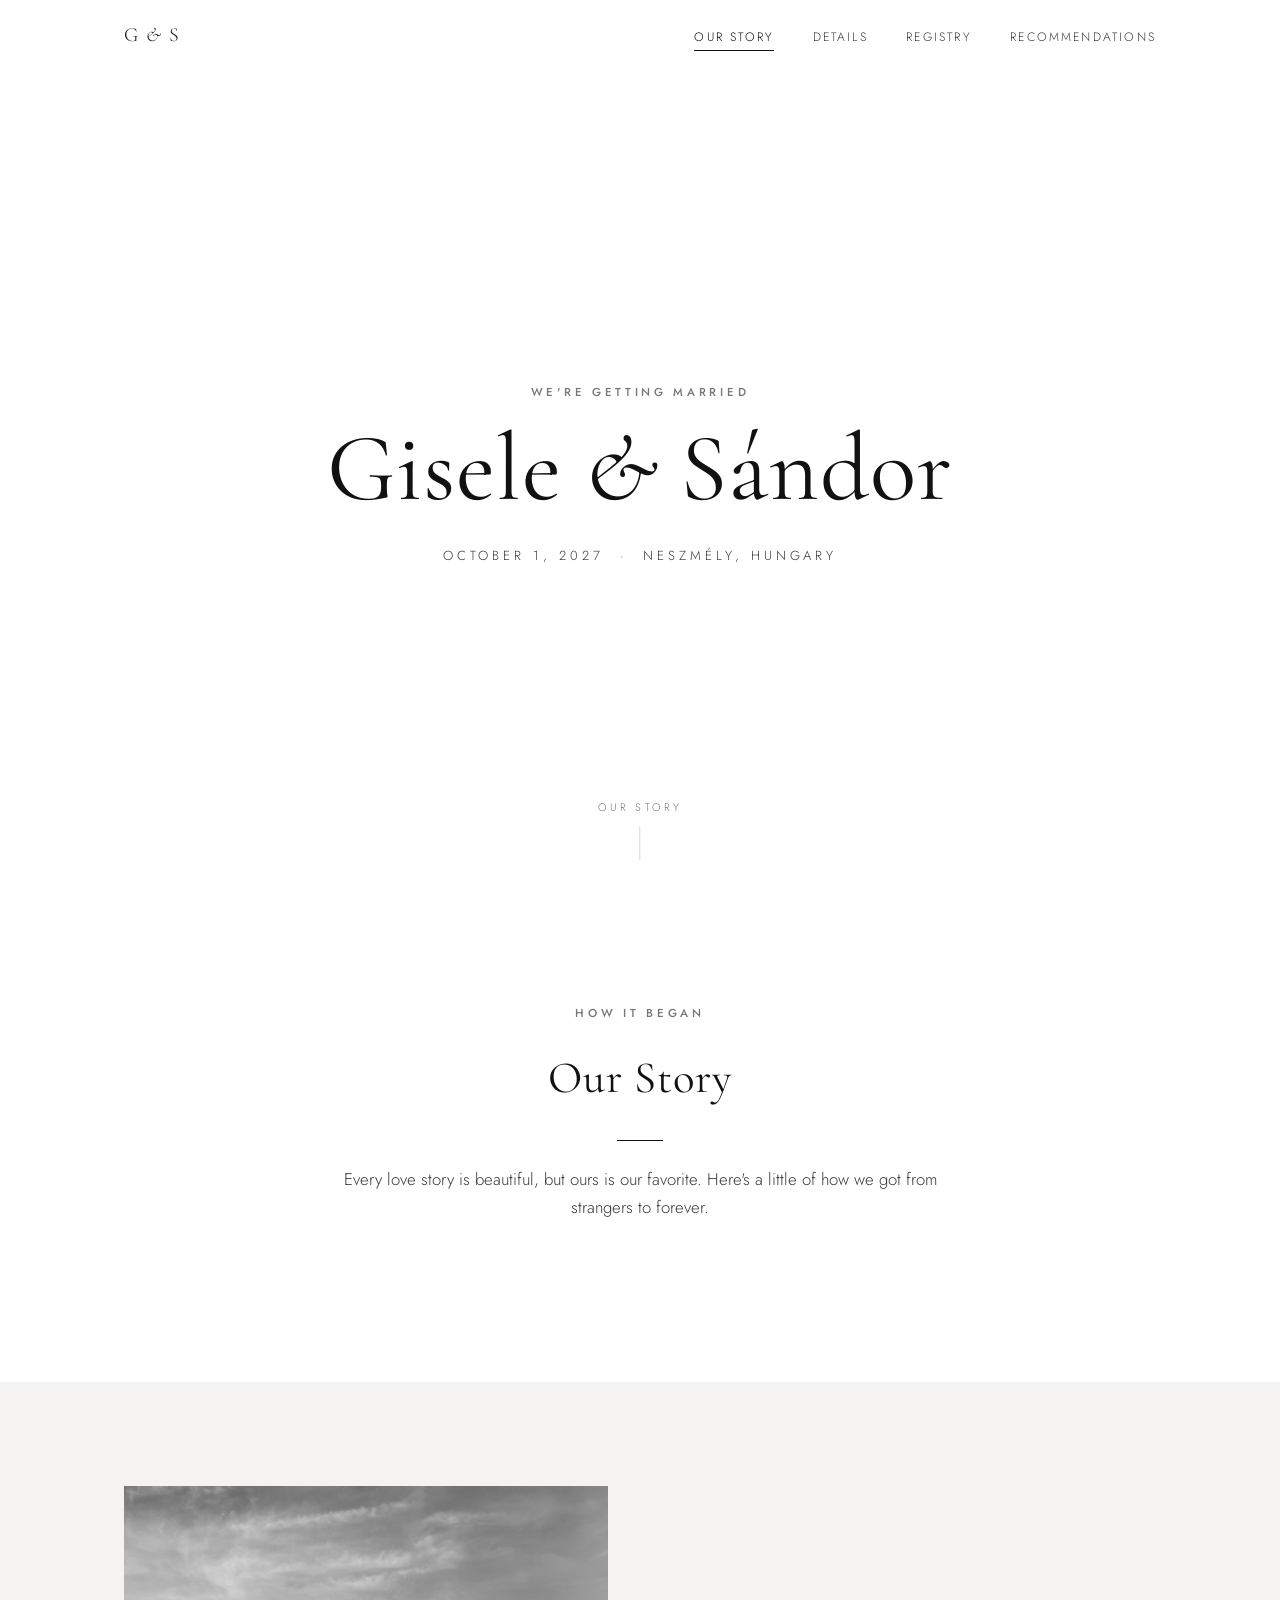
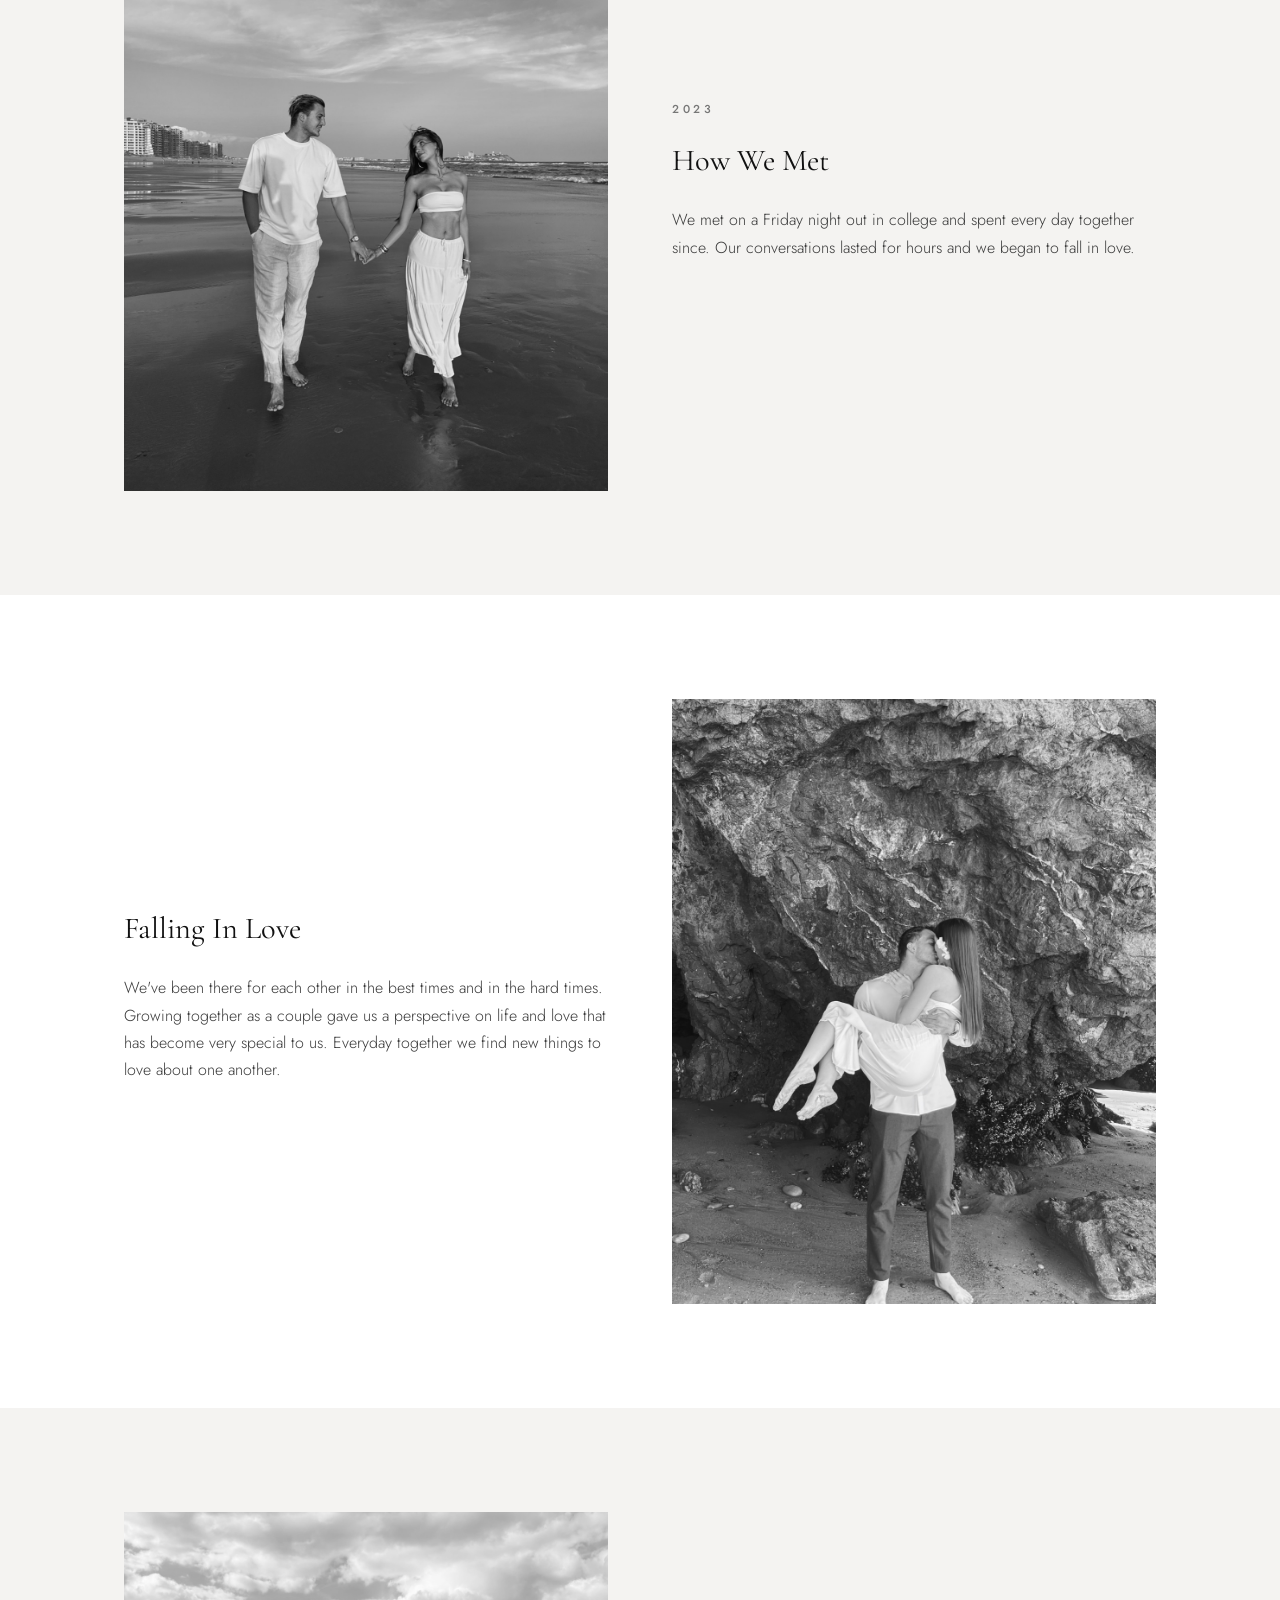
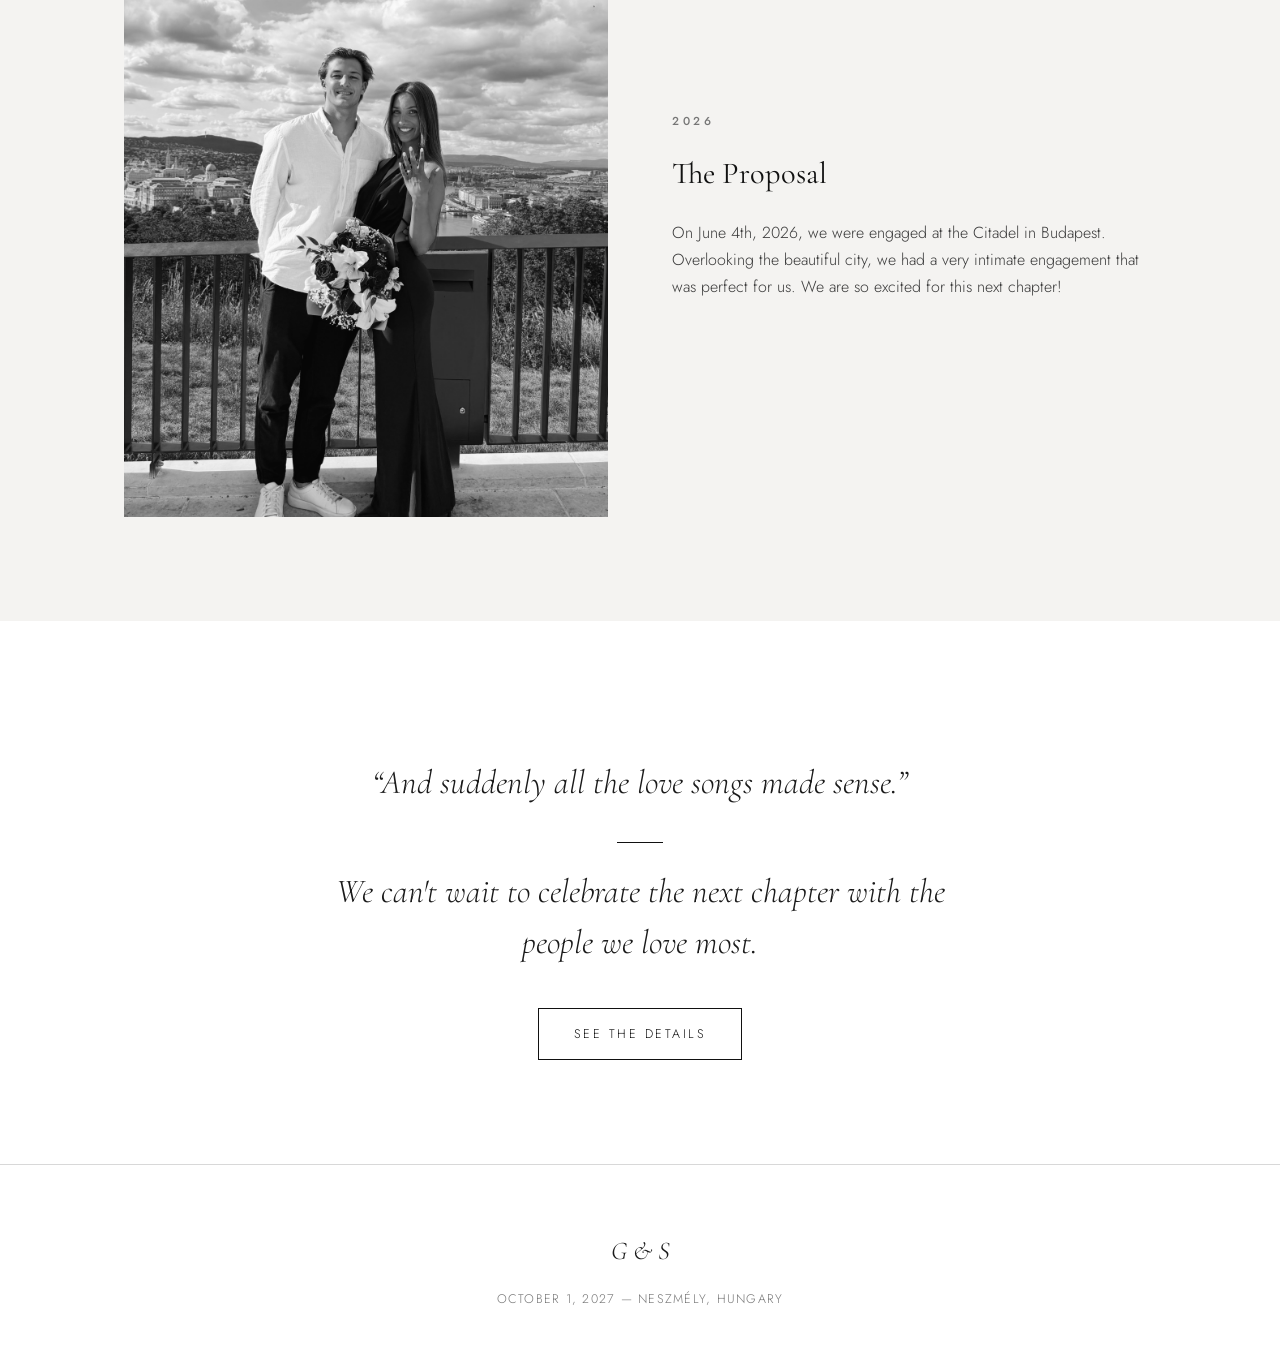
<file: index.html>
<!DOCTYPE html>
<html lang="en">
<head>
<meta charset="UTF-8">
<meta name="viewport" content="width=device-width, initial-scale=1.0">
<title>Gisele &amp; Sándor | Our Wedding</title>
<meta name="description" content="Join us as we celebrate our wedding — our story, the details, and everything you need to know.">
<link rel="stylesheet" href="css/style.css">
</head>
<body>

<header class="site-header">
  <div class="nav-inner">
    <a href="index.html" class="brand">G <span class="ampersand">&amp;</span> S</a>
    <nav>
      <ul class="nav-links">
        <li><a href="index.html">Our Story</a></li>
        <li><a href="info.html">Details</a></li>
        <li><a href="registry.html">Registry</a></li>
        <li><a href="recommendations.html">Recommendations</a></li>
      </ul>
    </nav>
    <button class="nav-toggle" aria-label="Toggle menu">
      <span></span><span></span><span></span>
    </button>
  </div>
</header>

<section class="hero">
  <span class="eyebrow">We're Getting Married</span>
  <h1 class="hero-names">Gisele <span class="ampersand">&amp;</span> Sándor</h1>
  <p class="hero-date">October 1, 2027 &nbsp;·&nbsp; Neszmély, Hungary</p>
  <div class="hero-scroll">Our Story</div>
</section>

<section>
  <div class="container">
    <div class="section-header reveal">
      <span class="eyebrow">How It Began</span>
      <h2 class="section-title">Our Story</h2>
      <hr class="rule center">
      <p class="section-lede" style="margin-left:auto;margin-right:auto;">
        Every love story is beautiful, but ours is our favorite. Here's a little
        of how we got from strangers to forever.
      </p>
    </div>
  </div>
</section>

<section class="alt-bg">
  <div class="container">
    <div class="story-grid reveal">
      <div class="story-media">
        <img src="images/how-we-met.jpg" alt="Gisele and Sándor walking on the beach" loading="lazy">
      </div>
      <div class="story-text">
        <span class="eyebrow">2023</span>
        <h3>How We Met</h3>
        <p>
          We met on a Friday night out in college and spent every day
          together since. Our conversations lasted for hours and we began
          to fall in love.
        </p>
      </div>
    </div>
  </div>
</section>

<section>
  <div class="container">
    <div class="story-grid reverse reveal">
      <div class="story-media">
        <img src="images/the-relationship.jpg" alt="Sándor carrying Gisele by the rocks at the beach" loading="lazy">
      </div>
      <div class="story-text">
        <h3>Falling In Love</h3>
        <p>
          We've been there for each other in the best times and in the hard
          times. Growing together as a couple gave us a perspective on life
          and love that has become very special to us. Everyday together we
          find new things to love about one another.
        </p>
      </div>
    </div>
  </div>
</section>

<section class="alt-bg">
  <div class="container">
    <div class="story-grid reveal">
      <div class="story-media">
        <img src="images/the-proposal.jpg" alt="Sándor and Gisele engaged, overlooking Budapest" loading="lazy">
      </div>
      <div class="story-text">
        <span class="eyebrow">2026</span>
        <h3>The Proposal</h3>
        <p>
          On June 4th, 2026, we were engaged at the Citadel in Budapest.
          Overlooking the beautiful city, we had a very intimate engagement
          that was perfect for us. We are so excited for this next chapter!
        </p>
      </div>
    </div>
  </div>
</section>

<section>
  <div class="container">
    <div class="quote-block reveal">
      <p>&ldquo;And suddenly all the love songs made sense.&rdquo;</p>
      <hr class="rule center">
      <p class="section-lede" style="margin:0 auto;">
        We can't wait to celebrate the next chapter with the people we love most.
      </p>
      <div style="margin-top:2.5rem;">
        <a href="info.html" class="btn">See The Details</a>
      </div>
    </div>
  </div>
</section>

<footer class="site-footer">
  <span class="ampersand">G &amp; S</span>
  <p>October 1, 2027 — Neszmély, Hungary</p>
</footer>

<script src="js/main.js"></script>
</body>
</html>
</file>
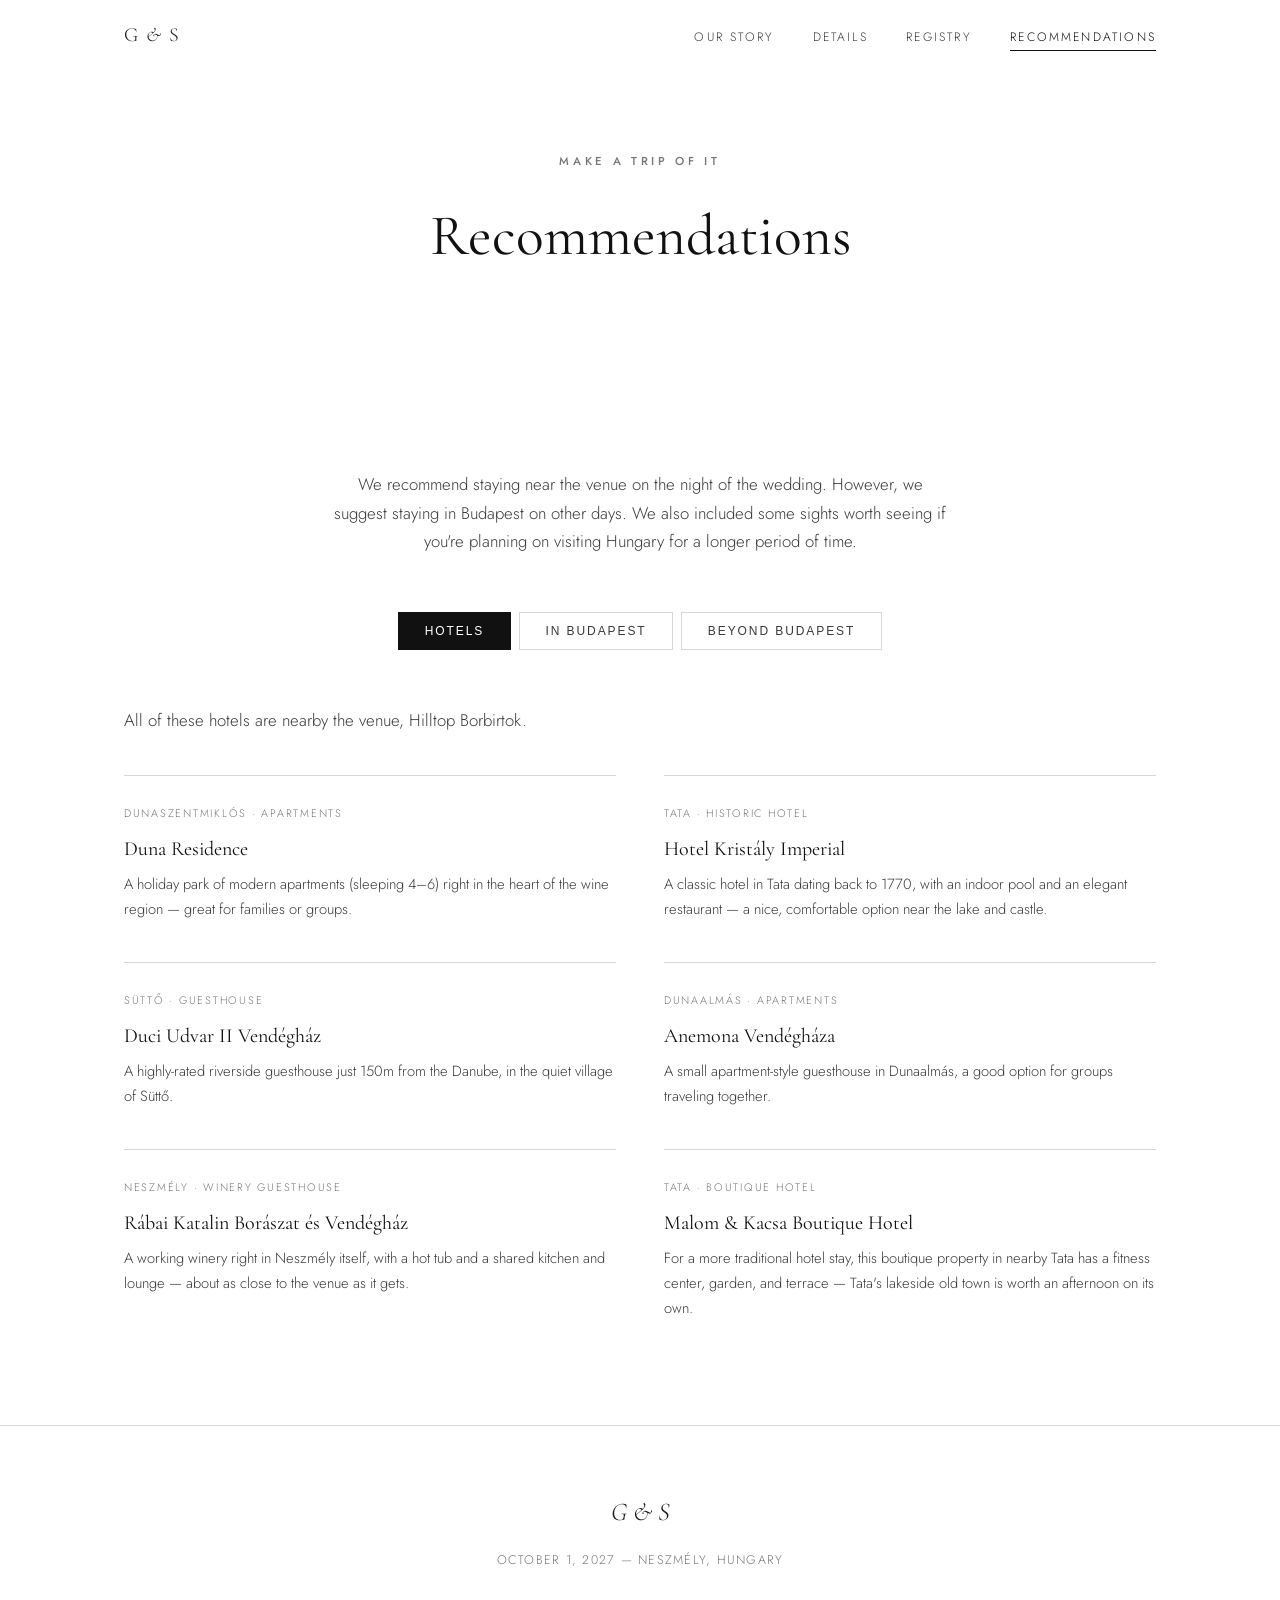
<file: recommendations.html>
<!DOCTYPE html>
<html lang="en">
<head>
<meta charset="UTF-8">
<meta name="viewport" content="width=device-width, initial-scale=1.0">
<title>Recommendations | Gisele &amp; Sándor</title>
<meta name="description" content="Where to stay near Neszmély and what to see in Budapest and around Hungary during your visit for our wedding.">
<link rel="stylesheet" href="css/style.css">
</head>
<body>

<header class="site-header">
  <div class="nav-inner">
    <a href="index.html" class="brand">G <span class="ampersand">&amp;</span> S</a>
    <nav>
      <ul class="nav-links">
        <li><a href="index.html">Our Story</a></li>
        <li><a href="info.html">Details</a></li>
        <li><a href="registry.html">Registry</a></li>
        <li><a href="recommendations.html">Recommendations</a></li>
      </ul>
    </nav>
    <button class="nav-toggle" aria-label="Toggle menu">
      <span></span><span></span><span></span>
    </button>
  </div>
</header>

<div class="page-hero">
  <span class="eyebrow">Make A Trip Of It</span>
  <h1>Recommendations</h1>
</div>

<section>
  <div class="container">
    <div class="section-header reveal">
      <p class="section-lede" style="margin-left:auto;margin-right:auto;">
        We recommend staying near the venue on the night of the wedding.
        However, we suggest staying in Budapest on other days. We also
        included some sights worth seeing if you're planning on visiting
        Hungary for a longer period of time.
      </p>
    </div>

    <div class="rec-tabs reveal">
      <button class="rec-tab active" data-target="panel-hotels">Hotels</button>
      <button class="rec-tab" data-target="panel-budapest">In Budapest</button>
      <button class="rec-tab" data-target="panel-beyond">Beyond Budapest</button>
    </div>

    <!-- HOTELS -->
    <div class="rec-panel active" id="panel-hotels">
      <p class="section-lede" style="margin-bottom:2.5rem;">
        All of these hotels are nearby the venue, Hilltop Borbirtok.
      </p>
      <div class="rec-list reveal">
        <div class="rec-item">
          <span class="rec-tag">Dunaszentmiklós &middot; Apartments</span>
          <h4><a href="https://www.dunaresidence.hu/" target="_blank" rel="noopener noreferrer">Duna Residence</a></h4>
          <p>A holiday park of modern apartments (sleeping 4–6) right in the heart of the wine region — great for families or groups.</p>
        </div>
        <div class="rec-item">
          <span class="rec-tag">Tata &middot; Historic Hotel</span>
          <h4><a href="https://www.booking.com/hotel/hu/kristaly-tata.html" target="_blank" rel="noopener noreferrer">Hotel Kristály Imperial</a></h4>
          <p>A classic hotel in Tata dating back to 1770, with an indoor pool and an elegant restaurant — a nice, comfortable option near the lake and castle.</p>
        </div>
        <div class="rec-item">
          <span class="rec-tag">Süttő &middot; Guesthouse</span>
          <h4><a href="https://szallas.hu/duci-udvar-ii-vendeghaz-sutto" target="_blank" rel="noopener noreferrer">Duci Udvar II Vendégház</a></h4>
          <p>A highly-rated riverside guesthouse just 150m from the Danube, in the quiet village of Süttő.</p>
        </div>
        <div class="rec-item">
          <span class="rec-tag">Dunaalmás &middot; Apartments</span>
          <h4><a href="https://apartman.hu/anemona-vendeghaz-dunaalmas/" target="_blank" rel="noopener noreferrer">Anemona Vendégháza</a></h4>
          <p>A small apartment-style guesthouse in Dunaalmás, a good option for groups traveling together.</p>
        </div>
        <div class="rec-item">
          <span class="rec-tag">Neszmély &middot; Winery Guesthouse</span>
          <h4><a href="https://www.booking.com/hotel/hu/rabai-katalin-boraszat-es-vendeghaz.html" target="_blank" rel="noopener noreferrer">Rábai Katalin Borászat és Vendégház</a></h4>
          <p>A working winery right in Neszmély itself, with a hot tub and a shared kitchen and lounge — about as close to the venue as it gets.</p>
        </div>
        <div class="rec-item">
          <span class="rec-tag">Tata &middot; Boutique Hotel</span>
          <h4><a href="https://www.booking.com/hotel/hu/malom-es-kacsa-vendeghaz.html" target="_blank" rel="noopener noreferrer">Malom &amp; Kacsa Boutique Hotel</a></h4>
          <p>For a more traditional hotel stay, this boutique property in nearby Tata has a fitness center, garden, and terrace — Tata's lakeside old town is worth an afternoon on its own.</p>
        </div>
      </div>
    </div>

    <!-- IN BUDAPEST -->
    <div class="rec-panel" id="panel-budapest">
      <p class="section-lede" style="margin-bottom:2.5rem;">
        The venue itself is about an hour from Budapest, so if you're building
        a longer trip around the wedding, here's what's worth seeing in the
        city on your non-wedding days.
      </p>
      <div class="rec-list reveal">
        <div class="rec-item">
          <span class="rec-tag">Landmark</span>
          <h4>Hungarian Parliament Building</h4>
          <p>Stunning by day and lit beautifully at night — book a tour or simply admire it from the river.</p>
        </div>
        <div class="rec-item">
          <span class="rec-tag">Views</span>
          <h4>Fisherman's Bastion &amp; Buda Castle</h4>
          <p>Fairy-tale terraces on the Buda side with the best panoramic views of the city and the Danube.</p>
        </div>
        <div class="rec-item">
          <span class="rec-tag">Thermal Bath</span>
          <h4>Széchenyi Thermal Bath</h4>
          <p>A grand, canary-yellow bathhouse with outdoor thermal pools — a true Budapest institution.</p>
        </div>
        <div class="rec-item">
          <span class="rec-tag">Bridge</span>
          <h4>Chain Bridge</h4>
          <p>The iconic bridge linking Buda and Pest — beautiful to walk across at golden hour.</p>
        </div>
        <div class="rec-item">
          <span class="rec-tag">Nightlife</span>
          <h4>Szimpla Kert Ruin Bar</h4>
          <p>The original ruin bar — a maze of mismatched rooms in a crumbling courtyard building.</p>
        </div>
        <div class="rec-item">
          <span class="rec-tag">Market</span>
          <h4>Great Market Hall</h4>
          <p>A beautiful 19th-century market hall for paprika, souvenirs, and Hungarian street food.</p>
        </div>
        <div class="rec-item">
          <span class="rec-tag">Green Space</span>
          <h4>Margaret Island</h4>
          <p>A car-free island in the middle of the Danube — perfect for a quiet walk or bike ride.</p>
        </div>
        <div class="rec-item">
          <span class="rec-tag">Memorial</span>
          <h4>Shoes On The Danube Bank</h4>
          <p>A quiet, moving memorial along the riverbank — worth a few minutes of reflection.</p>
        </div>
      </div>
    </div>

    <!-- BEYOND BUDAPEST -->
    <div class="rec-panel" id="panel-beyond">
      <div class="rec-list reveal">
        <div class="rec-item">
          <span class="rec-tag">Day Trip &middot; 25 min</span>
          <h4>Szentendre</h4>
          <p>A picturesque riverside artist town with cobbled streets, galleries, and pastel houses.</p>
        </div>
        <div class="rec-item">
          <span class="rec-tag">Day Trip &middot; 2 hrs</span>
          <h4>Eger</h4>
          <p>A baroque town known for its castle, thermal baths, and the "Valley of the Beautiful Women" wine cellars.</p>
        </div>
        <div class="rec-item">
          <span class="rec-tag">Weekend Trip &middot; 2 hrs</span>
          <h4>Lake Balaton</h4>
          <p>Central Europe's largest lake — vineyards, beach towns, and the volcanic hills of the Balaton Uplands.</p>
        </div>
        <div class="rec-item">
          <span class="rec-tag">Day Trip &middot; 2.5 hrs</span>
          <h4>Tokaj Wine Region</h4>
          <p>Rolling vineyards famous for sweet Tokaji wine — cellar tours and tastings available.</p>
        </div>
      </div>
    </div>
  </div>
</section>

<footer class="site-footer">
  <span class="ampersand">G &amp; S</span>
  <p>October 1, 2027 — Neszmély, Hungary</p>
</footer>

<script src="js/main.js"></script>
</body>
</html>
</file>
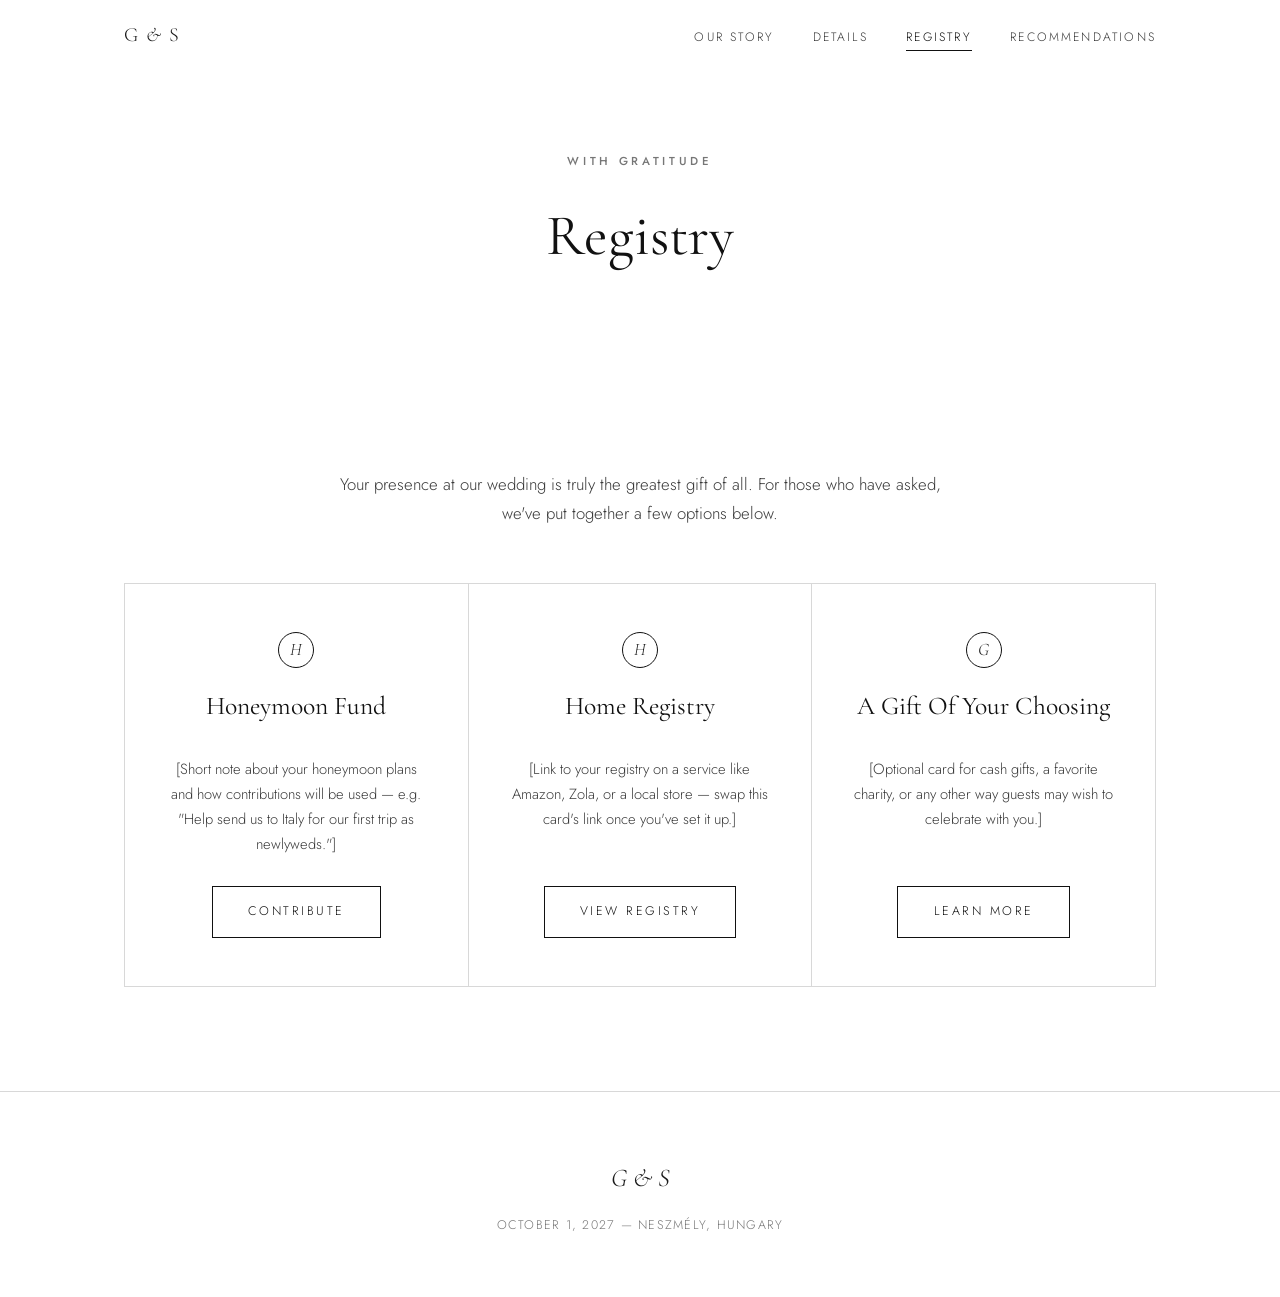
<file: registry.html>
<!DOCTYPE html>
<html lang="en">
<head>
<meta charset="UTF-8">
<meta name="viewport" content="width=device-width, initial-scale=1.0">
<title>Registry | Gisele &amp; Sándor</title>
<meta name="description" content="Your presence at our wedding is the greatest gift. If you'd like to give more, here's where to look.">
<link rel="stylesheet" href="css/style.css">
</head>
<body>

<header class="site-header">
  <div class="nav-inner">
    <a href="index.html" class="brand">G <span class="ampersand">&amp;</span> S</a>
    <nav>
      <ul class="nav-links">
        <li><a href="index.html">Our Story</a></li>
        <li><a href="info.html">Details</a></li>
        <li><a href="registry.html">Registry</a></li>
        <li><a href="recommendations.html">Recommendations</a></li>
      </ul>
    </nav>
    <button class="nav-toggle" aria-label="Toggle menu">
      <span></span><span></span><span></span>
    </button>
  </div>
</header>

<div class="page-hero">
  <span class="eyebrow">With Gratitude</span>
  <h1>Registry</h1>
</div>

<section>
  <div class="container">
    <div class="section-header reveal">
      <p class="section-lede" style="margin-left:auto;margin-right:auto;">
        Your presence at our wedding is truly the greatest gift of all. For
        those who have asked, we've put together a few options below.
      </p>
    </div>

    <div class="registry-grid reveal">
      <div class="registry-card">
        <div class="registry-icon">H</div>
        <h3>Honeymoon Fund</h3>
        <p>
          [Short note about your honeymoon plans and how contributions will be
          used — e.g. "Help send us to Italy for our first trip as
          newlyweds."]
        </p>
        <a href="#" class="btn">Contribute</a>
      </div>

      <div class="registry-card">
        <div class="registry-icon">H</div>
        <h3>Home Registry</h3>
        <p>
          [Link to your registry on a service like Amazon, Zola, or a local
          store — swap this card's link once you've set it up.]
        </p>
        <a href="#" class="btn">View Registry</a>
      </div>

      <div class="registry-card">
        <div class="registry-icon">G</div>
        <h3>A Gift Of Your Choosing</h3>
        <p>
          [Optional card for cash gifts, a favorite charity, or any other way
          guests may wish to celebrate with you.]
        </p>
        <a href="#" class="btn">Learn More</a>
      </div>
    </div>
  </div>
</section>

<footer class="site-footer">
  <span class="ampersand">G &amp; S</span>
  <p>October 1, 2027 — Neszmély, Hungary</p>
</footer>

<script src="js/main.js"></script>
</body>
</html>
</file>
<file: css/style.css>
/* ==========================================================================
   Wedding Website — Design System
   Black & white, classy, timeless.
   ========================================================================== */

@import url('https://fonts.googleapis.com/css2?family=Cormorant+Garamond:ital,wght@0,300;0,400;0,500;0,600;1,400&family=Jost:wght@300;400;500;600&display=swap');

:root {
  --black: #111111;
  --off-black: #1a1a1a;
  --charcoal: #3a3a3a;
  --gray: #767676;
  --line: #d8d8d8;
  --pale: #f4f3f1;
  --white: #ffffff;

  --font-display: 'Cormorant Garamond', 'Times New Roman', serif;
  --font-body: 'Jost', 'Helvetica Neue', Arial, sans-serif;

  --max-width: 1160px;
  --gutter: clamp(1.25rem, 5vw, 4rem);

  --transition: 0.5s cubic-bezier(0.4, 0, 0.2, 1);
}

* {
  box-sizing: border-box;
}

html {
  scroll-behavior: smooth;
}

body {
  margin: 0;
  background: var(--white);
  color: var(--off-black);
  font-family: var(--font-body);
  font-weight: 300;
  font-size: 16px;
  line-height: 1.7;
  -webkit-font-smoothing: antialiased;
  -moz-osx-font-smoothing: grayscale;
}

img {
  max-width: 100%;
  display: block;
}

a {
  color: inherit;
  text-decoration: none;
}

.container {
  max-width: var(--max-width);
  margin: 0 auto;
  padding: 0 var(--gutter);
}

/* ---------- Typography ---------- */

h1, h2, h3, h4 {
  font-family: var(--font-display);
  font-weight: 400;
  margin: 0;
  color: var(--black);
}

.eyebrow {
  display: block;
  font-family: var(--font-body);
  font-size: 0.72rem;
  font-weight: 500;
  letter-spacing: 0.32em;
  text-transform: uppercase;
  color: var(--gray);
  margin-bottom: 1rem;
}

.section-title {
  font-size: clamp(2rem, 4vw, 2.8rem);
  letter-spacing: 0.02em;
  margin-bottom: 1.5rem;
}

.dress-code-line {
  font-family: var(--font-display);
  font-style: italic;
  font-size: clamp(1.2rem, 2.4vw, 1.6rem);
  color: var(--off-black);
  margin: 0 0 1rem;
}

.section-lede {
  max-width: 620px;
  color: var(--charcoal);
  font-weight: 300;
  font-size: 1.05rem;
}

.rule {
  width: 46px;
  height: 1px;
  background: var(--black);
  border: 0;
  margin: 1.5rem 0;
}

.rule.center {
  margin-left: auto;
  margin-right: auto;
}

.ampersand {
  font-family: var(--font-display);
  font-style: italic;
}

/* ---------- Buttons / links ---------- */

.btn {
  display: inline-block;
  padding: 0.9rem 2.2rem;
  border: 1px solid var(--black);
  font-family: var(--font-body);
  font-size: 0.78rem;
  letter-spacing: 0.2em;
  text-transform: uppercase;
  color: var(--black);
  background: transparent;
  transition: background var(--transition), color var(--transition);
  cursor: pointer;
}

.btn:hover {
  background: var(--black);
  color: var(--white);
}

.btn.filled {
  background: var(--black);
  color: var(--white);
}

.btn.filled:hover {
  background: var(--off-black);
  opacity: 0.85;
}

.text-link {
  border-bottom: 1px solid var(--gray);
  padding-bottom: 2px;
  font-size: 0.9rem;
  letter-spacing: 0.04em;
  transition: border-color var(--transition), color var(--transition);
}

.text-link:hover {
  border-color: var(--black);
}

/* ---------- Navigation ---------- */

.site-header {
  position: fixed;
  top: 0;
  left: 0;
  right: 0;
  z-index: 500;
  background: rgba(255, 255, 255, 0.92);
  backdrop-filter: saturate(180%) blur(10px);
  border-bottom: 1px solid transparent;
  transition: border-color var(--transition);
}

.site-header.scrolled {
  border-bottom-color: var(--line);
}

.nav-inner {
  max-width: var(--max-width);
  margin: 0 auto;
  padding: 1.15rem var(--gutter);
  display: flex;
  align-items: center;
  justify-content: space-between;
}

.brand {
  font-family: var(--font-display);
  font-size: 1.25rem;
  letter-spacing: 0.08em;
  white-space: nowrap;
}

.nav-links {
  display: flex;
  gap: 2.4rem;
  list-style: none;
  margin: 0;
  padding: 0;
}

.nav-links a {
  font-size: 0.76rem;
  letter-spacing: 0.18em;
  text-transform: uppercase;
  color: var(--charcoal);
  padding-bottom: 4px;
  border-bottom: 1px solid transparent;
  transition: color var(--transition), border-color var(--transition);
}

.nav-links a:hover,
.nav-links a.active {
  color: var(--black);
  border-bottom-color: var(--black);
}

.nav-toggle {
  display: none;
  background: none;
  border: none;
  cursor: pointer;
  width: 28px;
  height: 20px;
  position: relative;
  z-index: 620;
  padding: 0;
}

.nav-toggle span {
  position: absolute;
  left: 0;
  width: 100%;
  height: 1px;
  background: var(--black);
  transition: transform var(--transition), opacity var(--transition), top var(--transition);
}

.nav-toggle span:nth-child(1) { top: 0; }
.nav-toggle span:nth-child(2) { top: 9px; }
.nav-toggle span:nth-child(3) { top: 18px; }

.nav-toggle.open span:nth-child(1) { top: 9px; transform: rotate(45deg); }
.nav-toggle.open span:nth-child(2) { opacity: 0; }
.nav-toggle.open span:nth-child(3) { top: 9px; transform: rotate(-45deg); }

@media (max-width: 860px) {
  .nav-links {
    position: fixed;
    top: 0;
    right: 0;
    height: 100vh;
    width: min(78vw, 340px);
    background: var(--white);
    flex-direction: column;
    justify-content: center;
    align-items: flex-start;
    gap: 2rem;
    padding: 2rem var(--gutter);
    transform: translateX(100%);
    transition: transform var(--transition);
    box-shadow: -8px 0 30px rgba(0,0,0,0.06);
    z-index: 610;
  }

  .nav-links.open {
    transform: translateX(0);
  }

  .nav-toggle {
    display: block;
  }
}

/* ---------- Hero ---------- */

.hero {
  min-height: 100vh;
  display: flex;
  flex-direction: column;
  align-items: center;
  justify-content: center;
  text-align: center;
  padding: 8rem var(--gutter) 4rem;
  position: relative;
}

.hero-names {
  font-size: clamp(2.8rem, 9vw, 6rem);
  line-height: 1.05;
  letter-spacing: 0.01em;
}

.hero-date {
  margin-top: 1.6rem;
  font-family: var(--font-body);
  font-size: 0.82rem;
  letter-spacing: 0.3em;
  text-transform: uppercase;
  color: var(--charcoal);
}

.hero-scroll {
  position: absolute;
  bottom: 2.5rem;
  left: 50%;
  transform: translateX(-50%);
  font-size: 0.68rem;
  letter-spacing: 0.28em;
  text-transform: uppercase;
  color: var(--gray);
  display: flex;
  flex-direction: column;
  align-items: center;
  gap: 0.6rem;
}

.hero-scroll::after {
  content: '';
  width: 1px;
  height: 34px;
  background: var(--line);
  animation: scrollLine 2.2s ease-in-out infinite;
}

@keyframes scrollLine {
  0% { transform: scaleY(0); transform-origin: top; opacity: 0; }
  40% { transform: scaleY(1); transform-origin: top; opacity: 1; }
  60% { transform: scaleY(1); transform-origin: bottom; opacity: 1; }
  100% { transform: scaleY(0); transform-origin: bottom; opacity: 0; }
}

/* ---------- Sections ---------- */

section {
  padding: 6.5rem 0;
}

.section-header {
  text-align: center;
  max-width: 640px;
  margin: 0 auto 3.5rem;
}

.alt-bg {
  background: var(--pale);
}

.divider-frame {
  border-top: 1px solid var(--line);
  border-bottom: 1px solid var(--line);
}

/* ---------- Reveal animation ---------- */

.reveal {
  opacity: 0;
  transform: translateY(24px);
  transition: opacity 0.9s ease, transform 0.9s ease;
}

.reveal.is-visible {
  opacity: 1;
  transform: translateY(0);
}

/* ---------- Story page ---------- */

.story-grid {
  display: grid;
  grid-template-columns: 1fr 1fr;
  gap: 4rem;
  align-items: center;
}

.story-grid.reverse .story-media {
  order: 2;
}

.story-media img {
  width: 100%;
  aspect-ratio: 4/5;
  object-fit: cover;
}

.story-text h3 {
  font-size: 1.9rem;
  margin-bottom: 1.2rem;
}

.story-text p {
  color: var(--charcoal);
}

@media (max-width: 760px) {
  .story-grid,
  .story-grid.reverse .story-media {
    order: initial;
  }
  .story-grid {
    grid-template-columns: 1fr;
    gap: 2rem;
  }
}

/* ---------- Image placeholders (until real photos are added) ---------- */

.img-placeholder {
  width: 100%;
  aspect-ratio: 4/5;
  background: repeating-linear-gradient(
    135deg,
    var(--pale),
    var(--pale) 10px,
    #ececea 10px,
    #ececea 20px
  );
  border: 1px solid var(--line);
  display: flex;
  align-items: center;
  justify-content: center;
  text-align: center;
  color: var(--gray);
  font-size: 0.72rem;
  letter-spacing: 0.14em;
  text-transform: uppercase;
  padding: 1rem;
}

.venue-gallery .img-placeholder,
.hero-media .img-placeholder {
  aspect-ratio: 1/1;
}

.hero-media .img-placeholder {
  aspect-ratio: 16/9;
}

/* ---------- Quote ---------- */

.quote-block {
  text-align: center;
  max-width: 760px;
  margin: 0 auto;
}

.quote-block p {
  font-family: var(--font-display);
  font-style: italic;
  font-size: clamp(1.5rem, 3vw, 2.1rem);
  color: var(--off-black);
  line-height: 1.5;
}

/* ---------- Timeline ---------- */

.timeline {
  max-width: 640px;
  margin: 0 auto;
}

.timeline-item {
  display: grid;
  grid-template-columns: 110px 1px 1fr;
  gap: 2rem;
  position: relative;
  padding-bottom: 3rem;
}

.timeline-item:last-child {
  padding-bottom: 0;
}

.timeline-time {
  font-family: var(--font-display);
  font-size: 1.3rem;
  text-align: right;
  padding-top: 0.1rem;
  white-space: nowrap;
}

.timeline-rail {
  position: relative;
  background: var(--line);
}

.timeline-rail::before {
  content: '';
  position: absolute;
  top: 0.4rem;
  left: 50%;
  transform: translateX(-50%);
  width: 9px;
  height: 9px;
  border-radius: 50%;
  border: 1px solid var(--black);
  background: var(--white);
}

.timeline-item:last-child .timeline-rail {
  background: transparent;
}

.timeline-body h4 {
  font-size: 1.15rem;
  letter-spacing: 0.04em;
  text-transform: uppercase;
  margin-bottom: 0.4rem;
}

.timeline-body p {
  color: var(--charcoal);
  font-size: 0.95rem;
  margin: 0;
}

@media (max-width: 560px) {
  .timeline-item {
    grid-template-columns: 70px 1px 1fr;
    gap: 1.2rem;
  }
  .timeline-time {
    font-size: 1.05rem;
  }
}

/* ---------- Event cards ---------- */

.event-grid {
  display: grid;
  grid-template-columns: repeat(2, 1fr);
  gap: 1px;
  background: var(--line);
  border: 1px solid var(--line);
}

.event-card {
  background: var(--white);
  padding: 3rem 2.5rem;
  text-align: center;
}

.event-card .eyebrow {
  margin-bottom: 1.4rem;
}

.event-card h3 {
  font-size: 1.8rem;
  margin-bottom: 0.8rem;
}

.event-card p {
  color: var(--charcoal);
  font-size: 0.94rem;
  margin: 0.2rem 0;
}

@media (max-width: 700px) {
  .event-grid {
    grid-template-columns: 1fr;
  }
}

/* ---------- Palette swatches ---------- */

.palette-row {
  display: flex;
  justify-content: center;
  gap: 1.6rem;
  flex-wrap: wrap;
}

.swatch {
  text-align: center;
}

.swatch-color {
  width: 84px;
  height: 84px;
  border-radius: 50%;
  border: 1px solid var(--line);
  margin: 0 auto 1rem;
}

.swatch-label {
  font-size: 0.72rem;
  letter-spacing: 0.14em;
  text-transform: uppercase;
  color: var(--charcoal);
}

/* ---------- Map + gallery ---------- */

.map-frame {
  width: 100%;
  aspect-ratio: 16/8;
  border: 1px solid var(--line);
  filter: grayscale(1) contrast(1.05);
}

.venue-gallery {
  display: grid;
  grid-template-columns: repeat(4, 1fr);
  gap: 0.6rem;
  margin-top: 2.5rem;
}

.venue-gallery a {
  display: block;
  overflow: hidden;
  aspect-ratio: 1/1;
}

.venue-gallery img {
  width: 100%;
  height: 100%;
  object-fit: cover;
  transition: transform 0.6s ease;
}

.venue-gallery a:hover img {
  transform: scale(1.06);
}

@media (max-width: 700px) {
  .venue-gallery {
    grid-template-columns: repeat(2, 1fr);
  }
}

/* Lightbox */

.lightbox {
  position: fixed;
  inset: 0;
  background: rgba(10,10,10,0.94);
  display: flex;
  align-items: center;
  justify-content: center;
  z-index: 1000;
  opacity: 0;
  pointer-events: none;
  transition: opacity 0.35s ease;
}

.lightbox.open {
  opacity: 1;
  pointer-events: auto;
}

.lightbox img {
  max-width: 88vw;
  max-height: 84vh;
  object-fit: contain;
}

.lightbox-close {
  position: absolute;
  top: 2rem;
  right: 2.5rem;
  color: var(--white);
  font-size: 1.6rem;
  background: none;
  border: none;
  cursor: pointer;
  font-family: var(--font-body);
  letter-spacing: 0.1em;
}

/* ---------- Registry ---------- */

.registry-grid {
  display: grid;
  grid-template-columns: repeat(auto-fit, minmax(280px, 1fr));
  gap: 1px;
  background: var(--line);
  border: 1px solid var(--line);
}

.registry-card {
  background: var(--white);
  padding: 3rem 2.4rem;
  text-align: center;
  display: flex;
  flex-direction: column;
  align-items: center;
}

.registry-card h3 {
  font-size: 1.6rem;
  margin: 1rem 0 0.9rem;
}

.registry-card p {
  color: var(--charcoal);
  font-size: 0.92rem;
  flex-grow: 1;
  margin-bottom: 1.8rem;
}

.registry-icon {
  width: 36px;
  height: 36px;
  border: 1px solid var(--black);
  border-radius: 50%;
  display: flex;
  align-items: center;
  justify-content: center;
  font-family: var(--font-display);
  font-style: italic;
  font-size: 1.1rem;
}

/* ---------- Recommendations ---------- */

.rec-tabs {
  display: flex;
  justify-content: center;
  gap: 0.5rem;
  margin-bottom: 3.5rem;
  flex-wrap: wrap;
}

.rec-tab {
  padding: 0.7rem 1.6rem;
  border: 1px solid var(--line);
  font-size: 0.75rem;
  letter-spacing: 0.16em;
  text-transform: uppercase;
  cursor: pointer;
  background: var(--white);
  color: var(--charcoal);
  transition: all var(--transition);
}

.rec-tab:hover {
  border-color: var(--black);
  color: var(--black);
}

.rec-tab.active {
  background: var(--black);
  color: var(--white);
  border-color: var(--black);
}

.rec-panel {
  display: none;
}

.rec-panel.active {
  display: block;
}

.rec-list {
  display: grid;
  grid-template-columns: repeat(2, 1fr);
  gap: 2.5rem 3rem;
}

.rec-item {
  border-top: 1px solid var(--line);
  padding-top: 1.4rem;
}

.rec-item h4 {
  font-size: 1.25rem;
  margin-bottom: 0.35rem;
}

.rec-item h4 a {
  background-image: linear-gradient(var(--black), var(--black));
  background-position: 0 100%;
  background-repeat: no-repeat;
  background-size: 0% 1px;
  padding-bottom: 2px;
  transition: background-size var(--transition);
}

.rec-item h4 a:hover {
  background-size: 100% 1px;
}

.rec-item .rec-tag {
  display: inline-block;
  font-size: 0.68rem;
  letter-spacing: 0.16em;
  text-transform: uppercase;
  color: var(--gray);
  margin-bottom: 0.6rem;
}

.rec-item p {
  color: var(--charcoal);
  font-size: 0.92rem;
  margin: 0;
}

@media (max-width: 700px) {
  .rec-list {
    grid-template-columns: 1fr;
  }
}

/* ---------- Footer ---------- */

.site-footer {
  text-align: center;
  padding: 4rem var(--gutter) 3rem;
  border-top: 1px solid var(--line);
}

.site-footer .ampersand {
  font-size: 1.6rem;
  display: block;
  margin-bottom: 1rem;
}

.site-footer p {
  font-size: 0.78rem;
  letter-spacing: 0.1em;
  color: var(--gray);
  text-transform: uppercase;
}

/* ---------- Page hero (sub pages) ---------- */

.page-hero {
  padding: 9.5rem var(--gutter) 4rem;
  text-align: center;
}

.page-hero .eyebrow {
  justify-content: center;
  display: flex;
}

.page-hero h1 {
  font-size: clamp(2.4rem, 6vw, 3.6rem);
}
</file>
